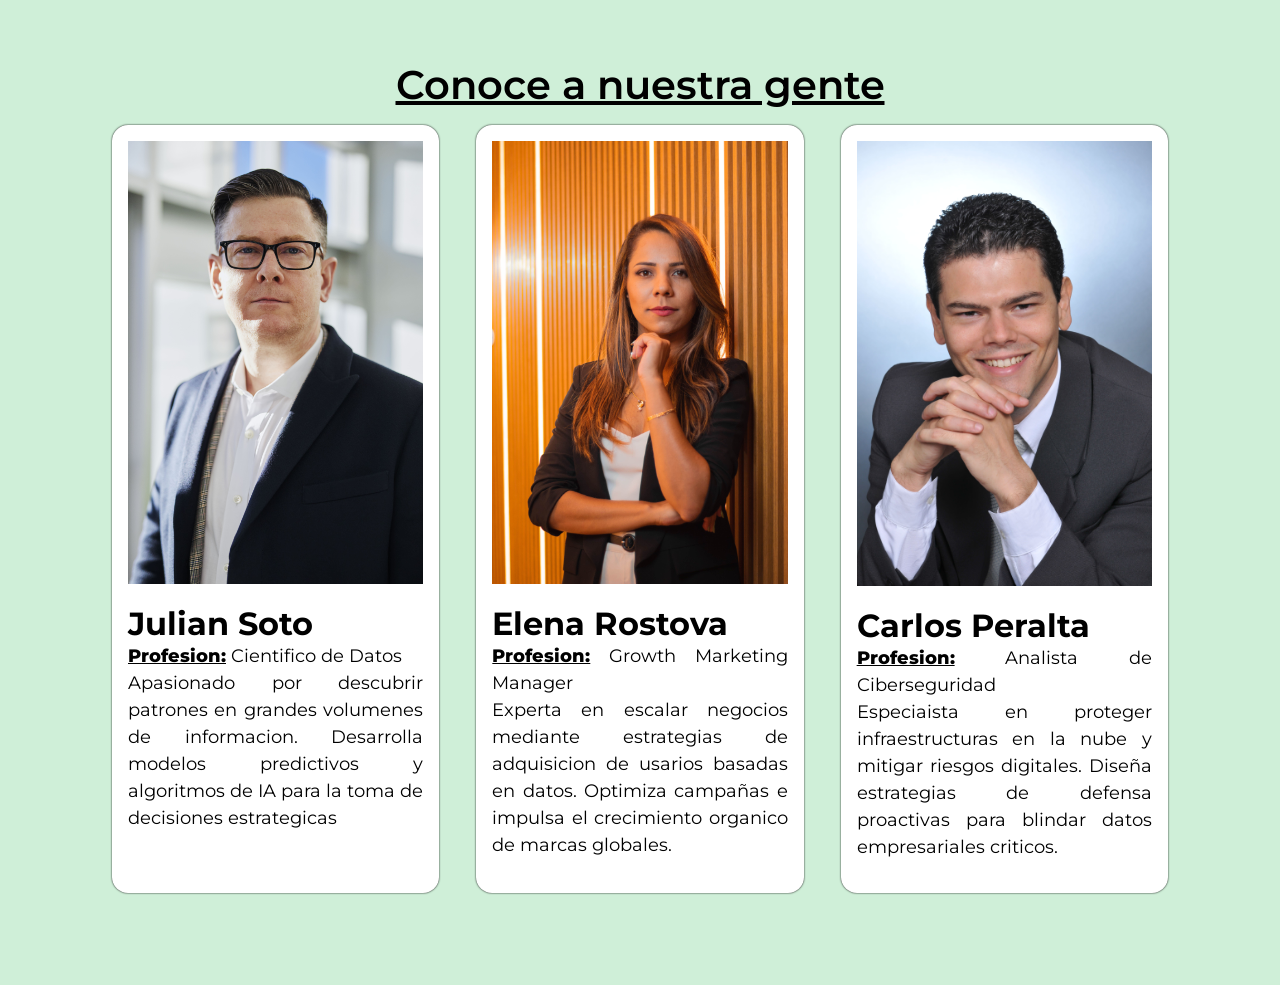
<file: ejercicios/card.html>
<!DOCTYPE html>
<html lang="en">
<head>
    <meta charset="UTF-8">
    <meta name="viewport" content="width=device-width, initial-scale=1.0">
    <title>Carrd</title>
    <!--FUENTES-->
    <link href="https://fonts.googleapis.com/css2?family=Montserrat:ital,wght@0,100..900;1,100..900&display=swap" rel="stylesheet">
    <!--CSS PROYECTO CARDS-->
    <link rel="stylesheet" href="../css/card.css">
</head>
<body>
    
    <section id="card-sec">
        <h2>Conoce a nuestra gente</h2>
        <div class="container">
            <div class="items card">
                <img src="../img/perfil3.jpg" alt="">
                <div class="contenido">
                      <h3>Julian Soto</h3>
                  <p><span class="prof">Profesion:</span> Cientifico de Datos</p>
                 <p>Apasionado por descubrir patrones en grandes volumenes de informacion. Desarrolla modelos predictivos y algoritmos de IA para la toma de decisiones estrategicas</p>
                </div>
            </div>
             <div class="items card">
                <img src="../img/perfil2.jpg" alt="">
                 <div class="contenido">
                    <h3>Elena Rostova</h3>
                  <p><span class="prof">Profesion:</span> Growth Marketing Manager </p>
                 <p>Experta en escalar negocios mediante estrategias de adquisicion de usarios basadas en datos. Optimiza campañas e impulsa el crecimiento organico de marcas globales. </p>
                 </div>
            </div>
             <div class="items card">
                <img src="../img/perfil1.jpg" alt="">
                <div class="contenido">
                     <h3>Carlos Peralta</h3>
                <p><span class="prof">Profesion:</span> Analista de Ciberseguridad</p>
                <p>Especiaista en proteger infraestructuras en la nube y mitigar riesgos digitales. Diseña estrategias de defensa proactivas para blindar datos empresariales criticos.</p>
                </div>
            </div>
        </div>
    </section>

    
</body>
</html>
</file>
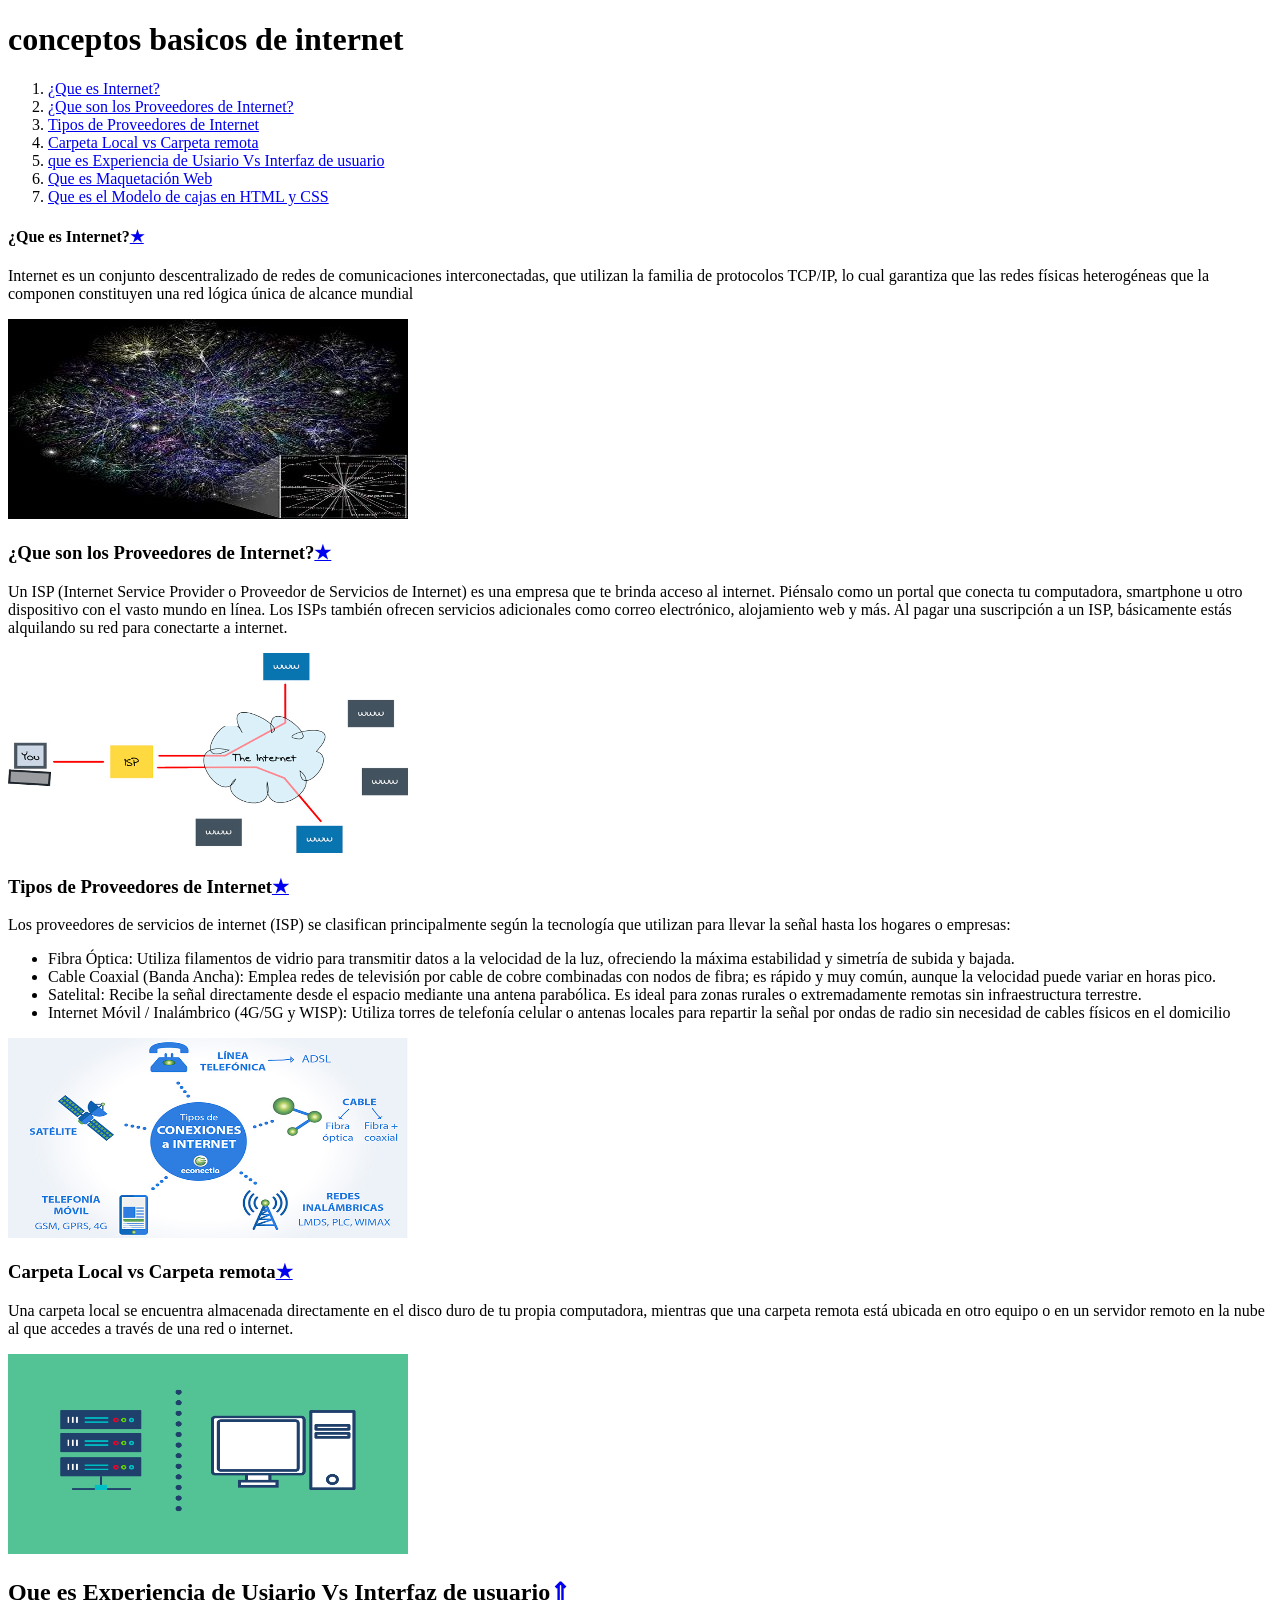
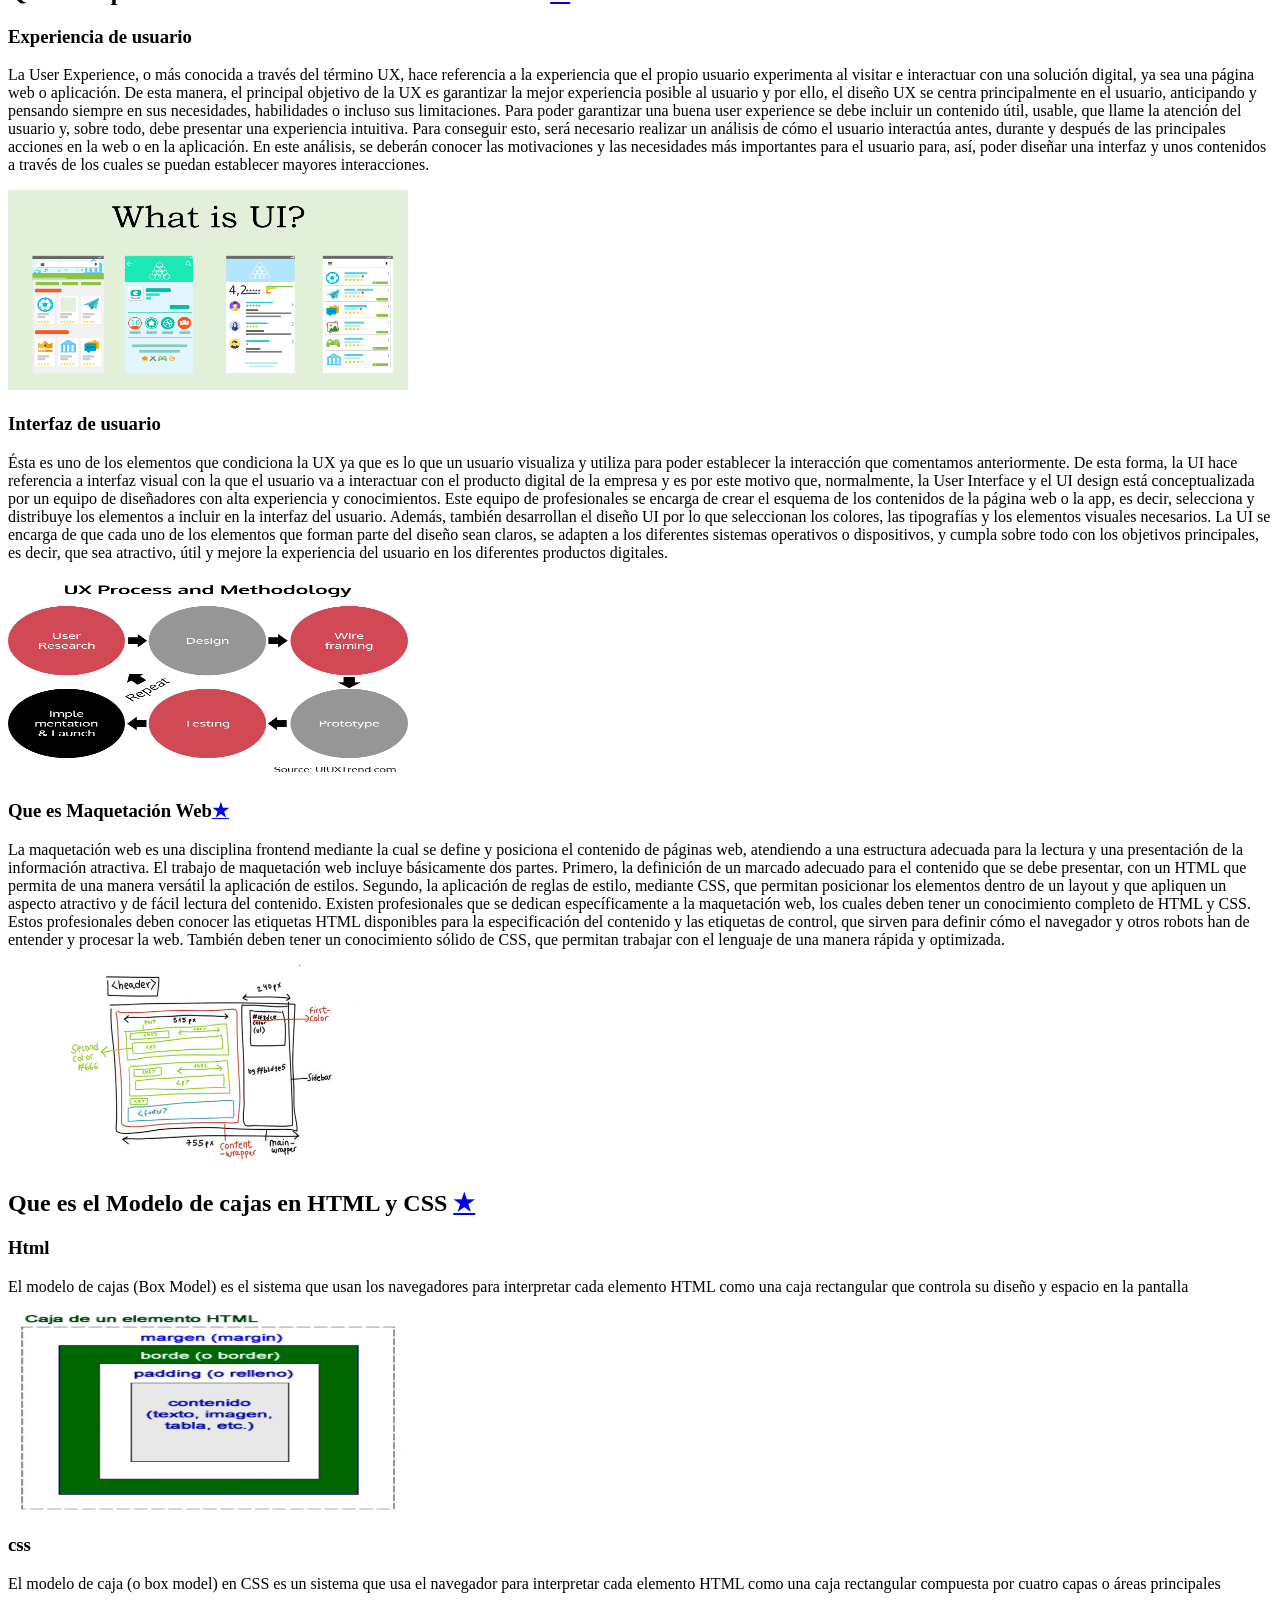
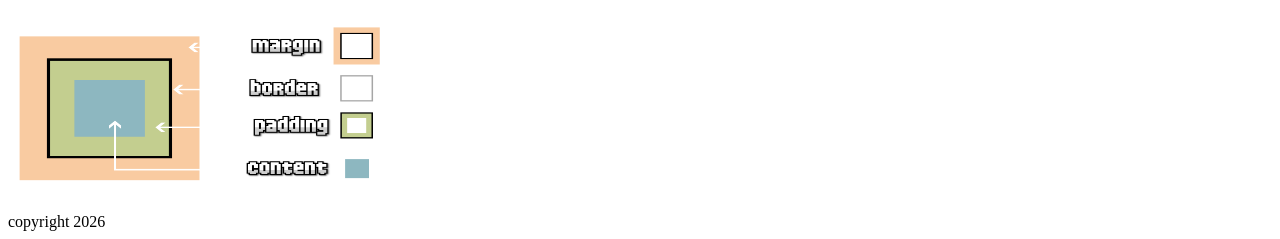
<file: ejercicios/internet.html>
<!DOCTYPE html>
<html lang="en">
<head>
    <meta charset="UTF-8">
    <meta name="viewport" content="width=device-width, initial-scale=1.0">
    <title>conceptos basicos de internet</title>
</head>
<body>
    
    <header>
      <a name="back"></a>
      <h1>conceptos basicos de internet</h1>
    </header>
    <main>
    <ol>
         <li><a href="#int">¿Que es Internet?</a></li>
          <li><a href="#provee">¿Que son los Proveedores de Internet?</a></li>
        <li><a href="#tipes">Tipos de Proveedores de Internet</a></li>
         <li><a href="#carpeta">Carpeta Local vs Carpeta remota</a></li>
          <li><a href="#experiencia">que es Experiencia de Usiario Vs Interfaz de usuario</a></li>
        <li><a href="#maqueta">Que es Maquetación Web</a></li>
        <li><a href="#modelo">Que es el Modelo de cajas en HTML y CSS</a></li>
    </ol>
     </main> 
     <section>
         <a name="int"></a>
        <h4>¿Que es Internet?<a href="#back">&#9733;</a></h4>
        <p>Internet es un conjunto descentralizado de redes de comunicaciones interconectadas, que utilizan la familia de protocolos TCP/IP, lo cual garantiza que las redes físicas heterogéneas que la componen constituyen una red lógica única de alcance mundial</p>
        <img src="../img/mapainternet.jpg" alt="ejemplo">
     </section>

     <section>
        <a name="provee"></a>
        <h3>¿Que son los Proveedores de Internet?<a href="#back">&#9733;</a></h3>
        <p>Un ISP (Internet Service Provider o Proveedor de Servicios de Internet) es una empresa que te brinda acceso al internet. Piénsalo como un portal que conecta tu computadora, smartphone u otro dispositivo con el vasto mundo en línea. Los ISPs también ofrecen servicios adicionales como correo electrónico, alojamiento web y más. Al pagar una suscripción a un ISP, básicamente estás alquilando su red para conectarte a internet.</p>
        <img src="../img/ISP.png" alt="ISP">
     </section>
     <section>
        <a name="tipes"></a>
        <h3>Tipos de Proveedores de Internet<a href="#back">&#9733;</a></h3>
        <p>Los proveedores de servicios de internet (ISP) se clasifican principalmente según la tecnología que utilizan para llevar la señal hasta los hogares o empresas:
            <ul>
                <li>Fibra Óptica: Utiliza filamentos de vidrio para transmitir datos a la velocidad de la luz, ofreciendo la máxima estabilidad y simetría de subida y bajada.</li>
                <li>Cable Coaxial (Banda Ancha): Emplea redes de televisión por cable de cobre combinadas con nodos de fibra; es rápido y muy común, aunque la velocidad puede variar en horas pico.</li>
                <li>Satelital: Recibe la señal directamente desde el espacio mediante una antena parabólica. Es ideal para zonas rurales o extremadamente remotas sin infraestructura terrestre.</li>
                <li>Internet Móvil / Inalámbrico (4G/5G y WISP): Utiliza torres de telefonía celular o antenas locales para repartir la señal por ondas de radio sin necesidad de cables físicos en el domicilio</li>
            </ul>
        </p>
        <img src="../img/tiposdeprovedor.png" alt="proveedores">
         </section>

         <section>
          <a name="carpeta"></a>
          <h3>Carpeta Local vs Carpeta remota<a href="#back">&#9733;</a></h3>
          <p>
            Una carpeta local se encuentra almacenada directamente en el disco duro de tu propia computadora, mientras que una carpeta remota está ubicada en otro equipo o en un servidor remoto en la nube al que accedes a través de una red o internet.
          </p>
          <img src="../img/carpetas.png" alt="carpeta">
         </section>

         <section>
            <a name="experiencia"></a>
            <h2>Que es Experiencia de Usiario Vs Interfaz de usuario<a href="#back">&#8657;</a></h2>
            <h3>Experiencia de usuario</h3>
            <p>La User Experience, o más conocida a través del término UX, hace referencia a la experiencia que el propio usuario experimenta al visitar e interactuar con una solución digital, ya sea una página web o aplicación. De esta manera, el principal objetivo de la UX es garantizar la mejor experiencia posible al usuario y por ello, el diseño UX se centra principalmente en el usuario, anticipando y pensando siempre en sus necesidades, habilidades o incluso sus limitaciones. 

Para poder garantizar una buena user experience se debe incluir un contenido útil, usable, que llame la atención del usuario y, sobre todo, debe presentar una experiencia intuitiva. Para conseguir esto, será necesario realizar un análisis de cómo el usuario interactúa antes, durante y después de las principales acciones en la web o en la aplicación. En este análisis, se deberán conocer las motivaciones y las necesidades más importantes para el usuario para, así, poder diseñar una interfaz y unos contenidos a través de los cuales se puedan establecer mayores interacciones.  
</p>
<img src="../img/userint.png" alt="user experience">
          
            <h3>Interfaz de usuario</h3>
            <p>Ésta es uno de los elementos que condiciona la UX ya que es lo que un usuario visualiza y utiliza para poder establecer la interacción que comentamos anteriormente. De esta forma, la UI hace referencia a interfaz visual con la que  el usuario va a interactuar con el producto digital de la empresa y es por este motivo que, normalmente, la User Interface y el UI design está conceptualizada por un equipo de  diseñadores con alta experiencia y conocimientos.

Este equipo de profesionales se encarga de crear el esquema de los contenidos de la página web o la app, es decir, selecciona y distribuye los elementos a incluir en la interfaz del usuario. Además, también desarrollan el diseño UI por lo que seleccionan los colores, las tipografías y los elementos visuales necesarios. 

La UI se encarga de que cada uno de los elementos que forman parte del diseño sean claros, se adapten a los diferentes sistemas operativos o dispositivos, y cumpla sobre todo con los objetivos principales, es decir, que sea atractivo, útil y mejore la experiencia del usuario en los diferentes productos digitales. </p>
<img src="../img/ux.png" alt="ux">       
</section>
   
  <section>
    <a name="maqueta"></a>
    <h3>Que es Maquetación Web<a href="#back">&#9733;</a></h3>
    <p>
        La maquetación web es una disciplina frontend mediante la cual se define y posiciona el contenido de páginas web, atendiendo a una estructura adecuada para la lectura y una presentación de la información atractiva.

El trabajo de maquetación web incluye básicamente dos partes. Primero, la definición de un marcado adecuado para el contenido que se debe presentar, con un HTML que permita de una manera versátil la aplicación de estilos. Segundo, la aplicación de reglas de estilo, mediante CSS, que permitan posicionar los elementos dentro de un layout y que apliquen un aspecto atractivo y de fácil lectura del contenido.

Existen profesionales que se dedican específicamente a la maquetación web, los cuales deben tener un conocimiento completo de HTML y CSS. Estos profesionales deben conocer las etiquetas HTML disponibles para la especificación del contenido y las etiquetas de control, que sirven para definir cómo el navegador y otros robots han de entender y procesar la web. También deben tener un conocimiento sólido de CSS, que permitan trabajar con el lenguaje de una manera rápida y optimizada.
    </p>
    <img src="../img/maqueta.png" alt="maqueta">
  </section>

  <section>
      <a name="modelo"></a>
    <h2>Que es el Modelo de cajas en HTML y CSS <a href="#back">&#9733;</a></h2>
    <h3>Html</h3>
    <p>
        El modelo de cajas (Box Model) es el sistema que usan los navegadores para interpretar cada elemento HTML como una caja rectangular que controla su diseño y espacio en la pantalla
    </p>
    <img src="../img/cajahtml.png" alt="cajahtml">

    <h3>css</h3>
    <p>El modelo de caja (o box model) en CSS es un sistema que usa el navegador para interpretar cada elemento HTML como una caja rectangular compuesta por cuatro capas o áreas principales</p>
    <img src="../img/modelocss.png" alt="cajacss">
  </section>
    
<footer>copyright 2026</footer>
</body>
</html>
</file>
<file: css/card.css>
/*DOCUMENTO CSS*/

* { margin: 0;
    padding: 0;  }


body   { font-family: "Montserrat", sans-serif; }

    /*ENCABEZADOS*/

h2 { text-align: center;
     font-size: 2.5em;
     text-decoration: underline;
     font-weight: 600;
     padding: 0pz 16px 32px 16px;}

h3  { font-size: 2em; }

     /*LAYOUT*/

section#card-sec { background-color:#cfefd8; 
                   min-height: 400px ; 
                   padding: 60px 0px;
                }

.container { 
             padding: 16px;
             box-sizing: border-box; 
             width: 85%; 
             margin: 0px auto 0px auto;
             display: flex;
             flex-flow: row wrap;
             justify-content: space-between;
             min-height: 1px;
             /* align-items: stretch;*/ }
                   
.items { width: 31%;
         min-height:  140px; 
         margin-bottom: 16px; }      
         
.container img { width: 100%;
                 margin-bottom: 16px; }         
      
.prof { font-weight: 800;  
        text-decoration: underline; }
        
.container p { line-height: 1.5;
               font-size: 18px;
                text-align: justify;   }       

               
.items p:nth-child(3) { padding-bottom: 16px;  }  

.card { background-color: white; 
        border-radius: 16px; 
        overflow: hidden;
        padding: 16px;
        box-sizing: border-box;
        box-shadow: 0px 0px 2px rgba(0, 0, 0.723);}

.cotenido { padding: 0px 16px 16px 16px;
            box-sizing: border-box;    }   
            
@media only screen and { min-width: 600px;  }  {

.container { width: 80%;  }    

}   

@media only screen and { min-width: 1024px;  }  {

.items  {width: 31%;   }

}
</file>
